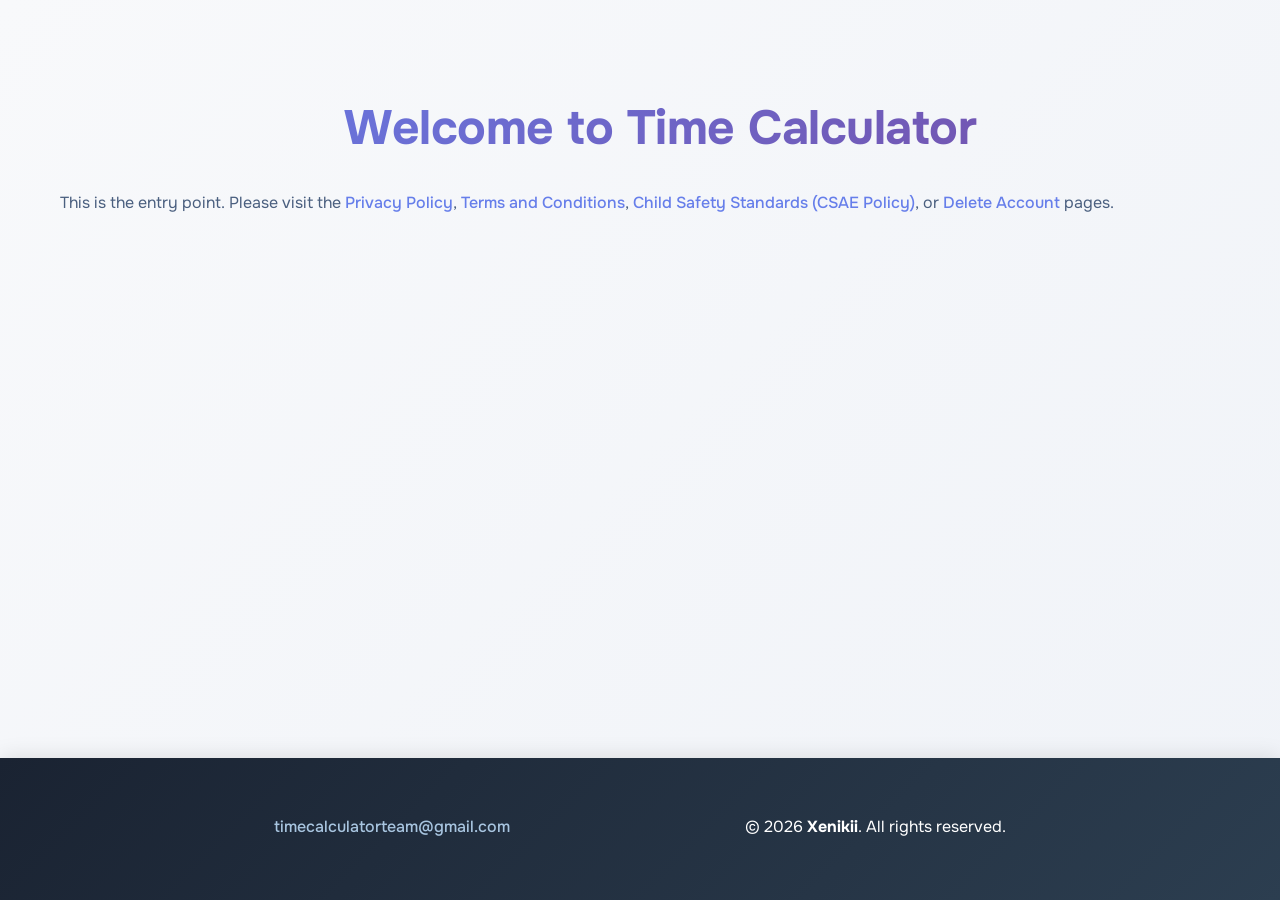
<file: index.html>
<!DOCTYPE html>
<html lang="en">
<head>
    <meta charset="UTF-8">
    <meta name="viewport" content="width=device-width, initial-scale=1.0">
    <link rel="stylesheet" href="index.css">
    <link rel="icon" type="image/x-icon" href="assets/favicon.ico">
    <title>Time Calculator</title>
</head>

<body>
<div class="content-data">
    <h1>Welcome to Time Calculator</h1>

    <p>This is the entry point. Please visit the <a href="./privacy-policy.html">Privacy Policy</a>, <a href="./terms-and-conditions.html">Terms and Conditions</a>, <a href="./child-safety-standards.html">Child Safety Standards (CSAE Policy)</a>, or <a href="./delete-account.html">Delete Account</a> pages.</p>
</div>
<footer>
    <p><a href="mailto:timecalculatorteam@gmail.com">timecalculatorteam@gmail.com</a></p>
    <p>© 2026 <strong>Xenikii</strong>. All rights reserved.</p>
</footer>
</body>
</html>
</file>
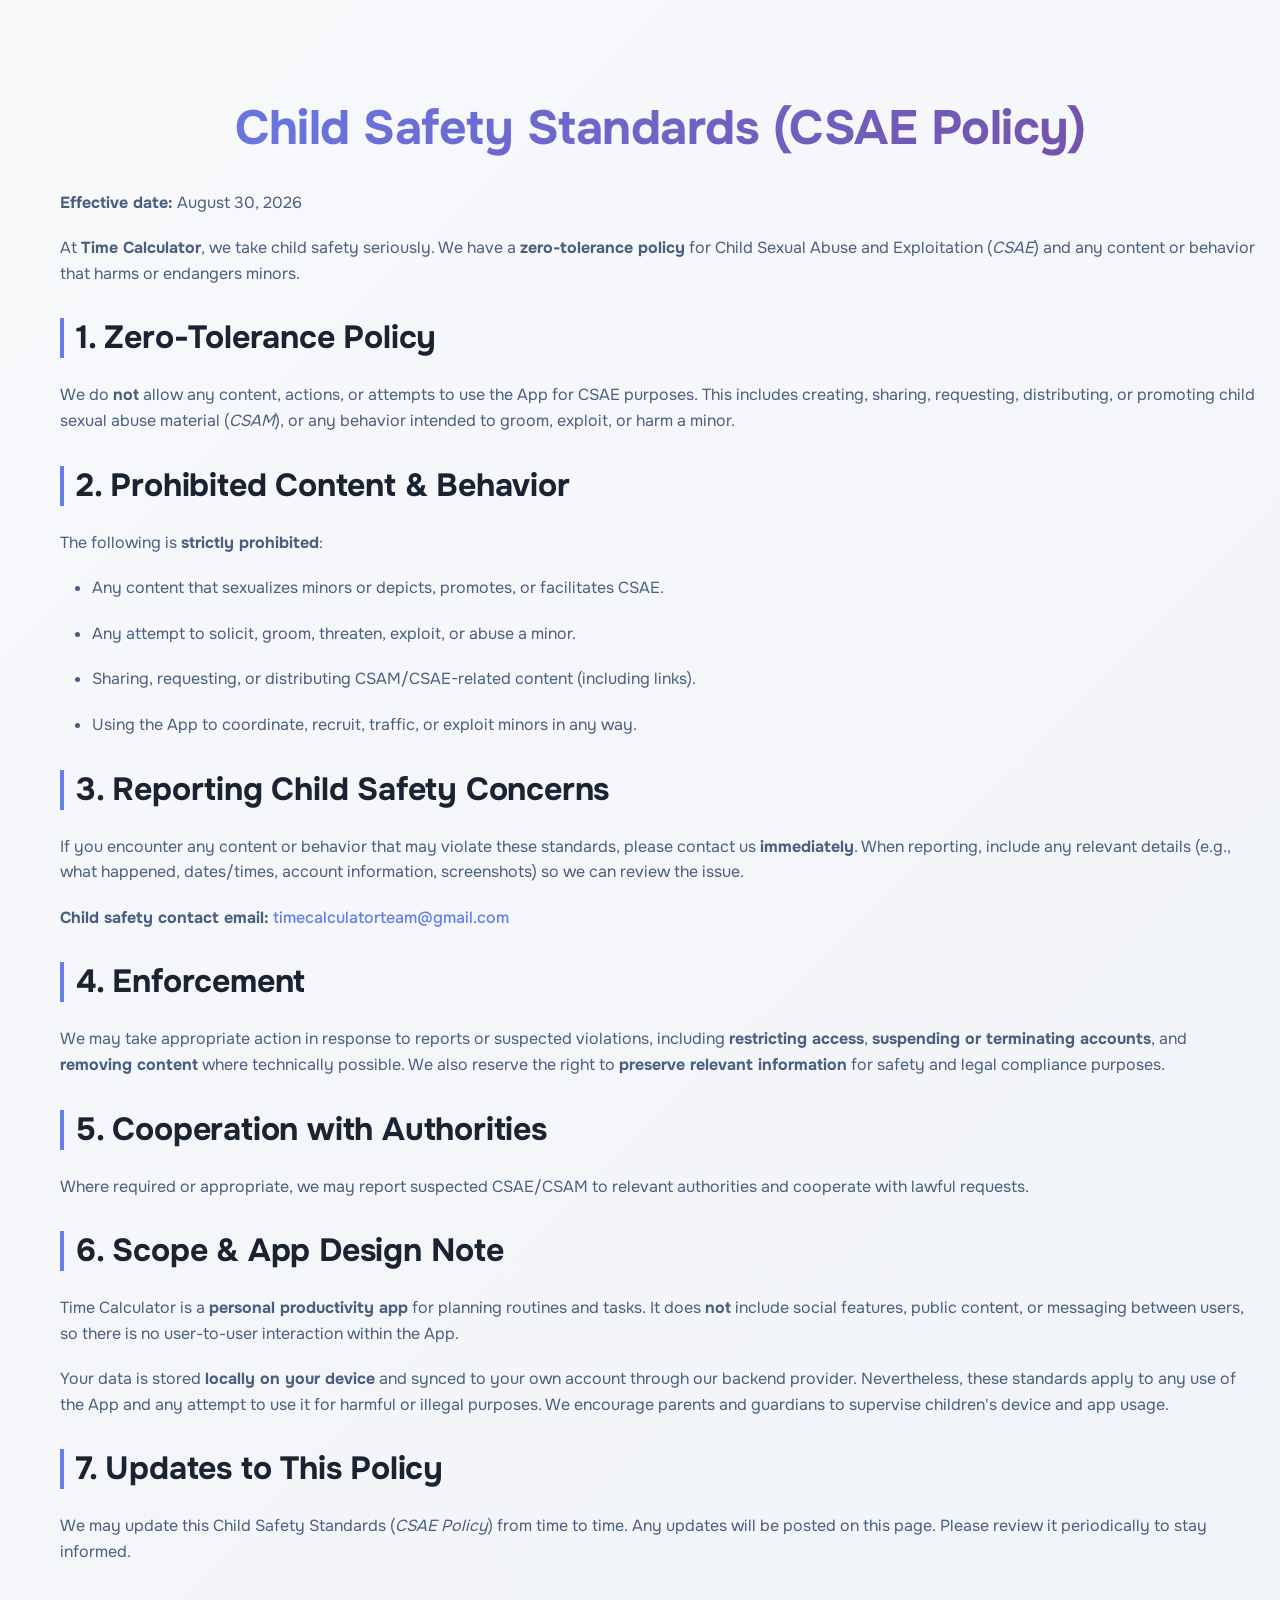
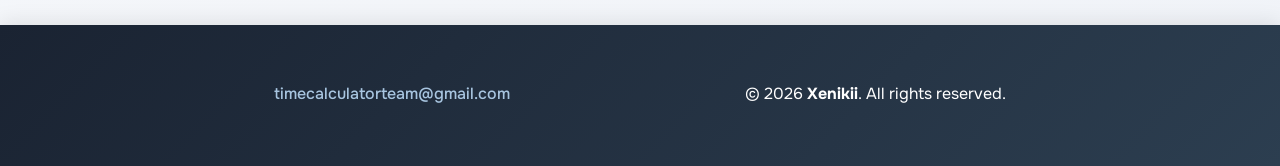
<file: child-safety-standards.html>
<!DOCTYPE html>
<html lang="en">
<head>
    <meta charset="UTF-8">
    <meta name="viewport" content="width=device-width, initial-scale=1.0">
    <title>Child Safety Standards - Time Calculator</title>
    <link rel="stylesheet" href="index.css">
    <link rel="icon" type="image/x-icon" href="assets/favicon.ico">
</head>
<body>
<div class="content-data">
    <h1>Child Safety Standards (CSAE Policy)</h1>

    <p><strong>Effective date:</strong> August 30, 2026</p>

    <p>At <strong>Time Calculator</strong>, we take child safety seriously. We have a <strong>zero-tolerance policy</strong> for Child Sexual Abuse and Exploitation (<em>CSAE</em>) and any content or behavior that harms or endangers minors.</p>

    <h2>1. Zero-Tolerance Policy</h2>

    <p>We do <strong>not</strong> allow any content, actions, or attempts to use the App for CSAE purposes. This includes creating, sharing, requesting, distributing, or promoting child sexual abuse material (<em>CSAM</em>), or any behavior intended to groom, exploit, or harm a minor.</p>

    <h2>2. Prohibited Content & Behavior</h2>

    <p>The following is <strong>strictly prohibited</strong>:</p>

    <ul>
        <li>Any content that sexualizes minors or depicts, promotes, or facilitates CSAE.</li>
        <li>Any attempt to solicit, groom, threaten, exploit, or abuse a minor.</li>
        <li>Sharing, requesting, or distributing CSAM/CSAE-related content (including links).</li>
        <li>Using the App to coordinate, recruit, traffic, or exploit minors in any way.</li>
    </ul>

    <h2>3. Reporting Child Safety Concerns</h2>

    <p>If you encounter any content or behavior that may violate these standards, please contact us <strong>immediately</strong>. When reporting, include any relevant details (e.g., what happened, dates/times, account information, screenshots) so we can review the issue.</p>

    <p><strong>Child safety contact email:</strong> <a href="mailto:timecalculatorteam@gmail.com">timecalculatorteam@gmail.com</a></p>

    <h2>4. Enforcement</h2>

    <p>We may take appropriate action in response to reports or suspected violations, including <strong>restricting access</strong>, <strong>suspending or terminating accounts</strong>, and <strong>removing content</strong> where technically possible. We also reserve the right to <strong>preserve relevant information</strong> for safety and legal compliance purposes.</p>

    <h2>5. Cooperation with Authorities</h2>

    <p>Where required or appropriate, we may report suspected CSAE/CSAM to relevant authorities and cooperate with lawful requests.</p>

    <h2>6. Scope & App Design Note</h2>

    <p>Time Calculator is a <strong>personal productivity app</strong> for planning routines and tasks. It does <strong>not</strong> include social features, public content, or messaging between users, so there is no user-to-user interaction within the App.</p>

    <p>Your data is stored <strong>locally on your device</strong> and synced to your own account through our backend provider. Nevertheless, these standards apply to any use of the App and any attempt to use it for harmful or illegal purposes. We encourage parents and guardians to supervise children's device and app usage.</p>

    <h2>7. Updates to This Policy</h2>

    <p>We may update this Child Safety Standards (<em>CSAE Policy</em>) from time to time. Any updates will be posted on this page. Please review it periodically to stay informed.</p>
</div>
<footer>
    <p><a href="mailto:timecalculatorteam@gmail.com">timecalculatorteam@gmail.com</a></p>
    <p>© 2026 <strong>Xenikii</strong>. All rights reserved.</p>
</footer>
</body>
</html>
</file>
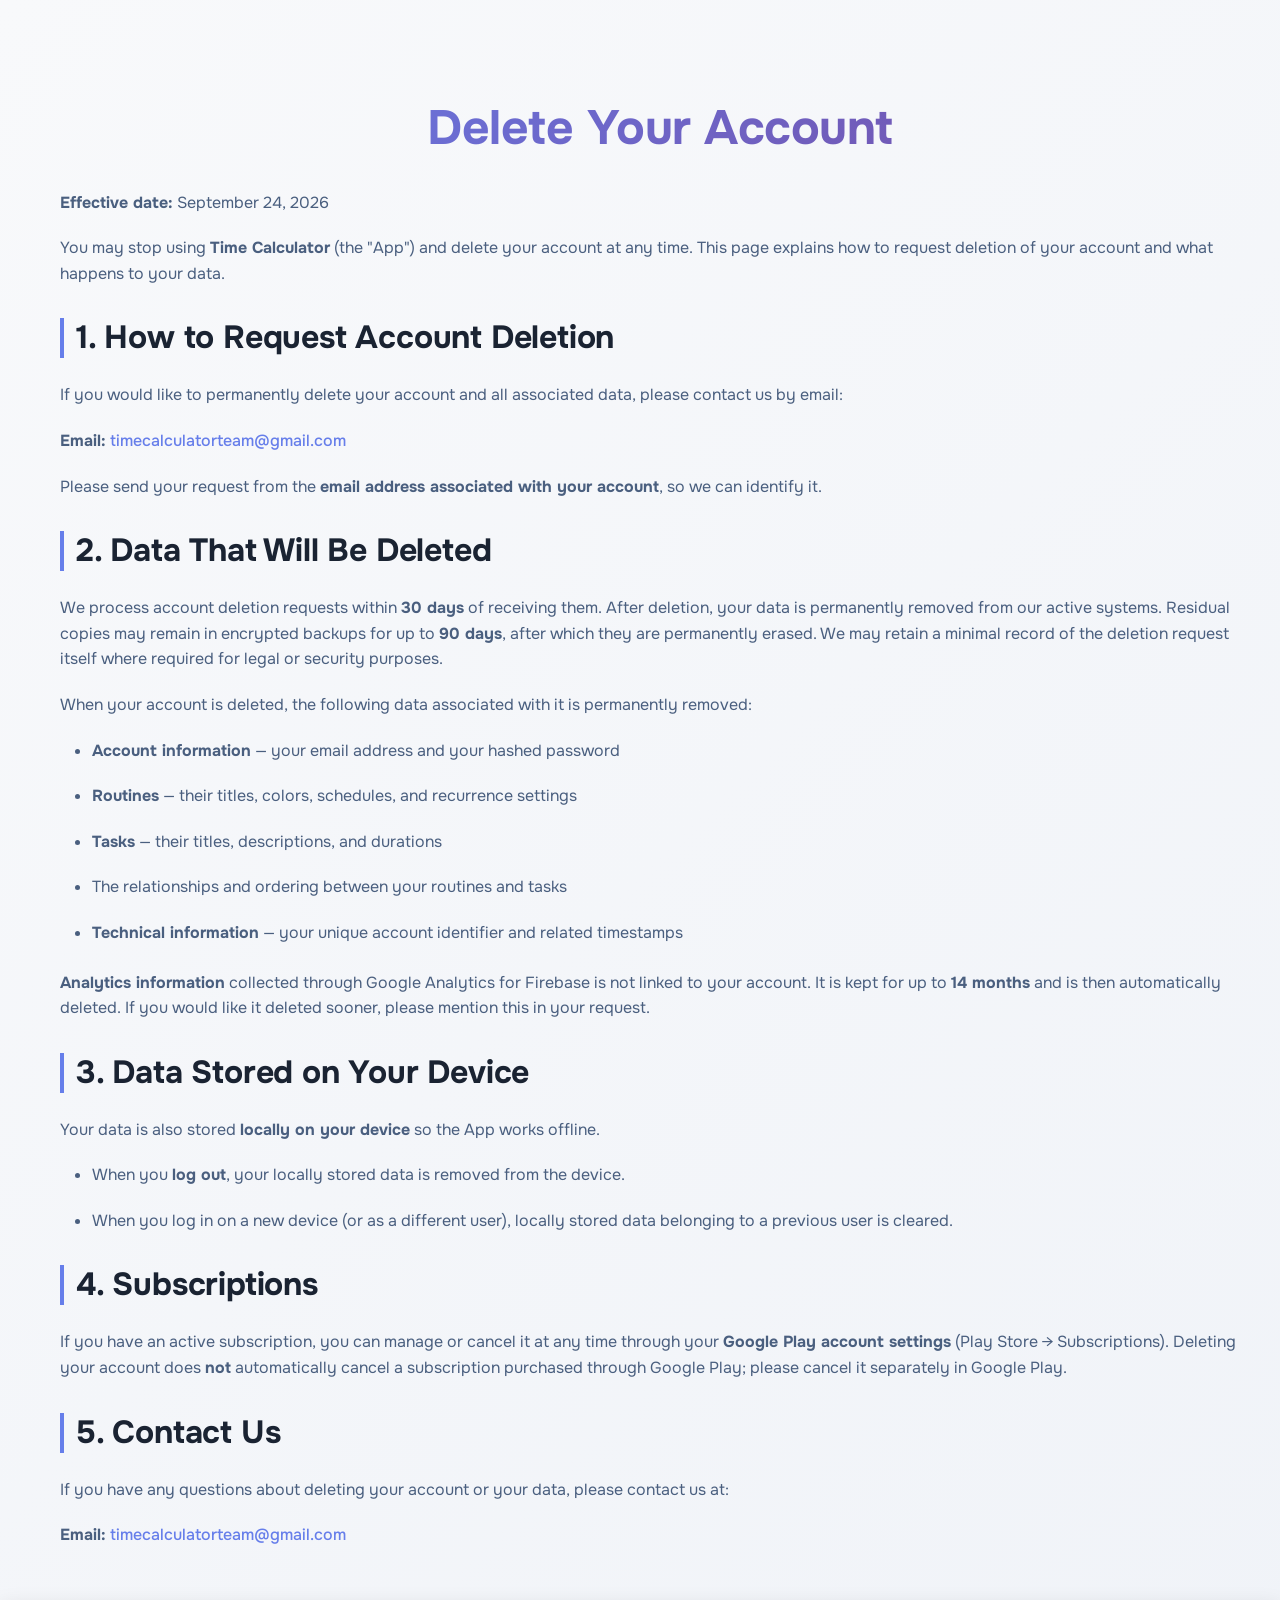
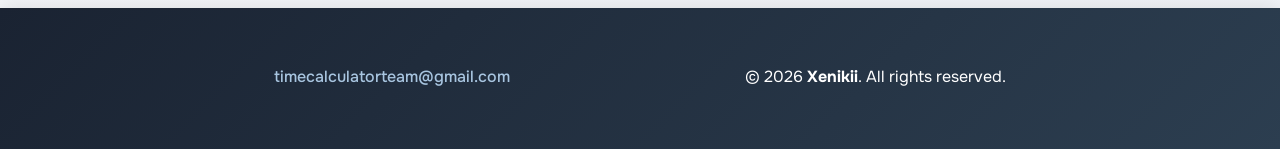
<file: delete-account.html>
<!DOCTYPE html>
<html lang="en">
<head>
    <meta charset="UTF-8">
    <meta name="viewport" content="width=device-width, initial-scale=1.0">
    <title>Delete Account - Time Calculator</title>
    <link rel="stylesheet" href="index.css">
    <link rel="icon" type="image/x-icon" href="assets/favicon.ico">
</head>
<body>
<div class="content-data">
    <h1>Delete Your Account</h1>

    <p><strong>Effective date:</strong> September 24, 2026</p>

    <p>You may stop using <strong>Time Calculator</strong> (the "App") and delete your account at any time. This page explains how to request deletion of your account and what happens to your data.</p>

    <h2>1. How to Request Account Deletion</h2>

    <p>If you would like to permanently delete your account and all associated data, please contact us by email:</p>

    <p><strong>Email:</strong> <a href="mailto:timecalculatorteam@gmail.com">timecalculatorteam@gmail.com</a></p>

    <p>Please send your request from the <strong>email address associated with your account</strong>, so we can identify it.</p>

    <h2>2. Data That Will Be Deleted</h2>

    <p>We process account deletion requests within <strong>30 days</strong> of receiving them. After deletion, your data is permanently removed from our active systems. Residual copies may remain in encrypted backups for up to <strong>90 days</strong>, after which they are permanently erased. We may retain a minimal record of the deletion request itself where required for legal or security purposes.</p>

    <p>When your account is deleted, the following data associated with it is permanently removed:</p>

    <ul>
        <li><strong>Account information</strong> — your email address and your hashed password</li>
        <li><strong>Routines</strong> — their titles, colors, schedules, and recurrence settings</li>
        <li><strong>Tasks</strong> — their titles, descriptions, and durations</li>
        <li>The relationships and ordering between your routines and tasks</li>
        <li><strong>Technical information</strong> — your unique account identifier and related timestamps</li>
    </ul>

    <p><strong>Analytics information</strong> collected through Google Analytics for Firebase is not linked to your account. It is kept for up to <strong>14 months</strong> and is then automatically deleted. If you would like it deleted sooner, please mention this in your request.</p>

    <h2>3. Data Stored on Your Device</h2>

    <p>Your data is also stored <strong>locally on your device</strong> so the App works offline.</p>

    <ul>
        <li>When you <strong>log out</strong>, your locally stored data is removed from the device.</li>
        <li>When you log in on a new device (or as a different user), locally stored data belonging to a previous user is cleared.</li>
    </ul>

    <h2>4. Subscriptions</h2>

    <p>If you have an active subscription, you can manage or cancel it at any time through your <strong>Google Play account settings</strong> (Play Store &rarr; Subscriptions). Deleting your account does <strong>not</strong> automatically cancel a subscription purchased through Google Play; please cancel it separately in Google Play.</p>

    <h2>5. Contact Us</h2>

    <p>If you have any questions about deleting your account or your data, please contact us at:</p>

    <p><strong>Email:</strong> <a href="mailto:timecalculatorteam@gmail.com">timecalculatorteam@gmail.com</a></p>
</div>
<footer>
    <p><a href="mailto:timecalculatorteam@gmail.com">timecalculatorteam@gmail.com</a></p>
    <p>© 2026 <strong>Xenikii</strong>. All rights reserved.</p>
</footer>
</body>
</html>
</file>
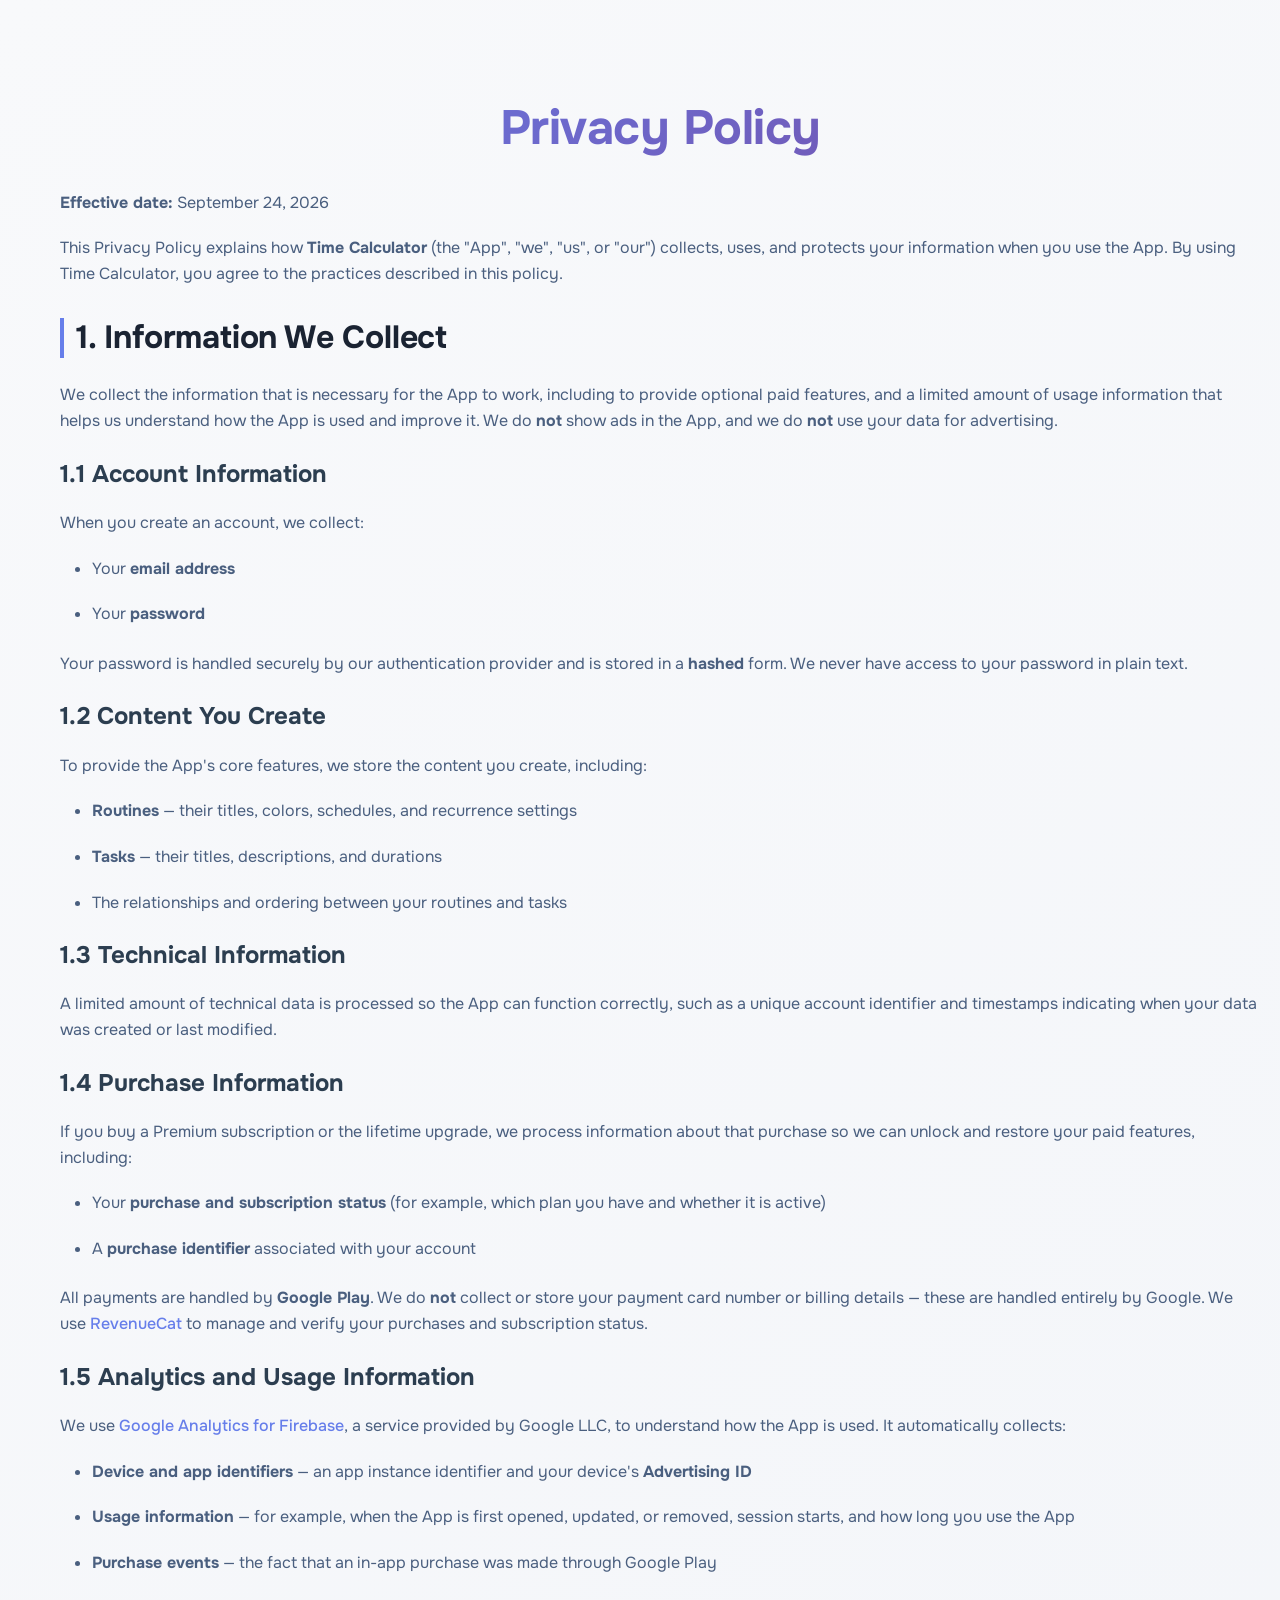
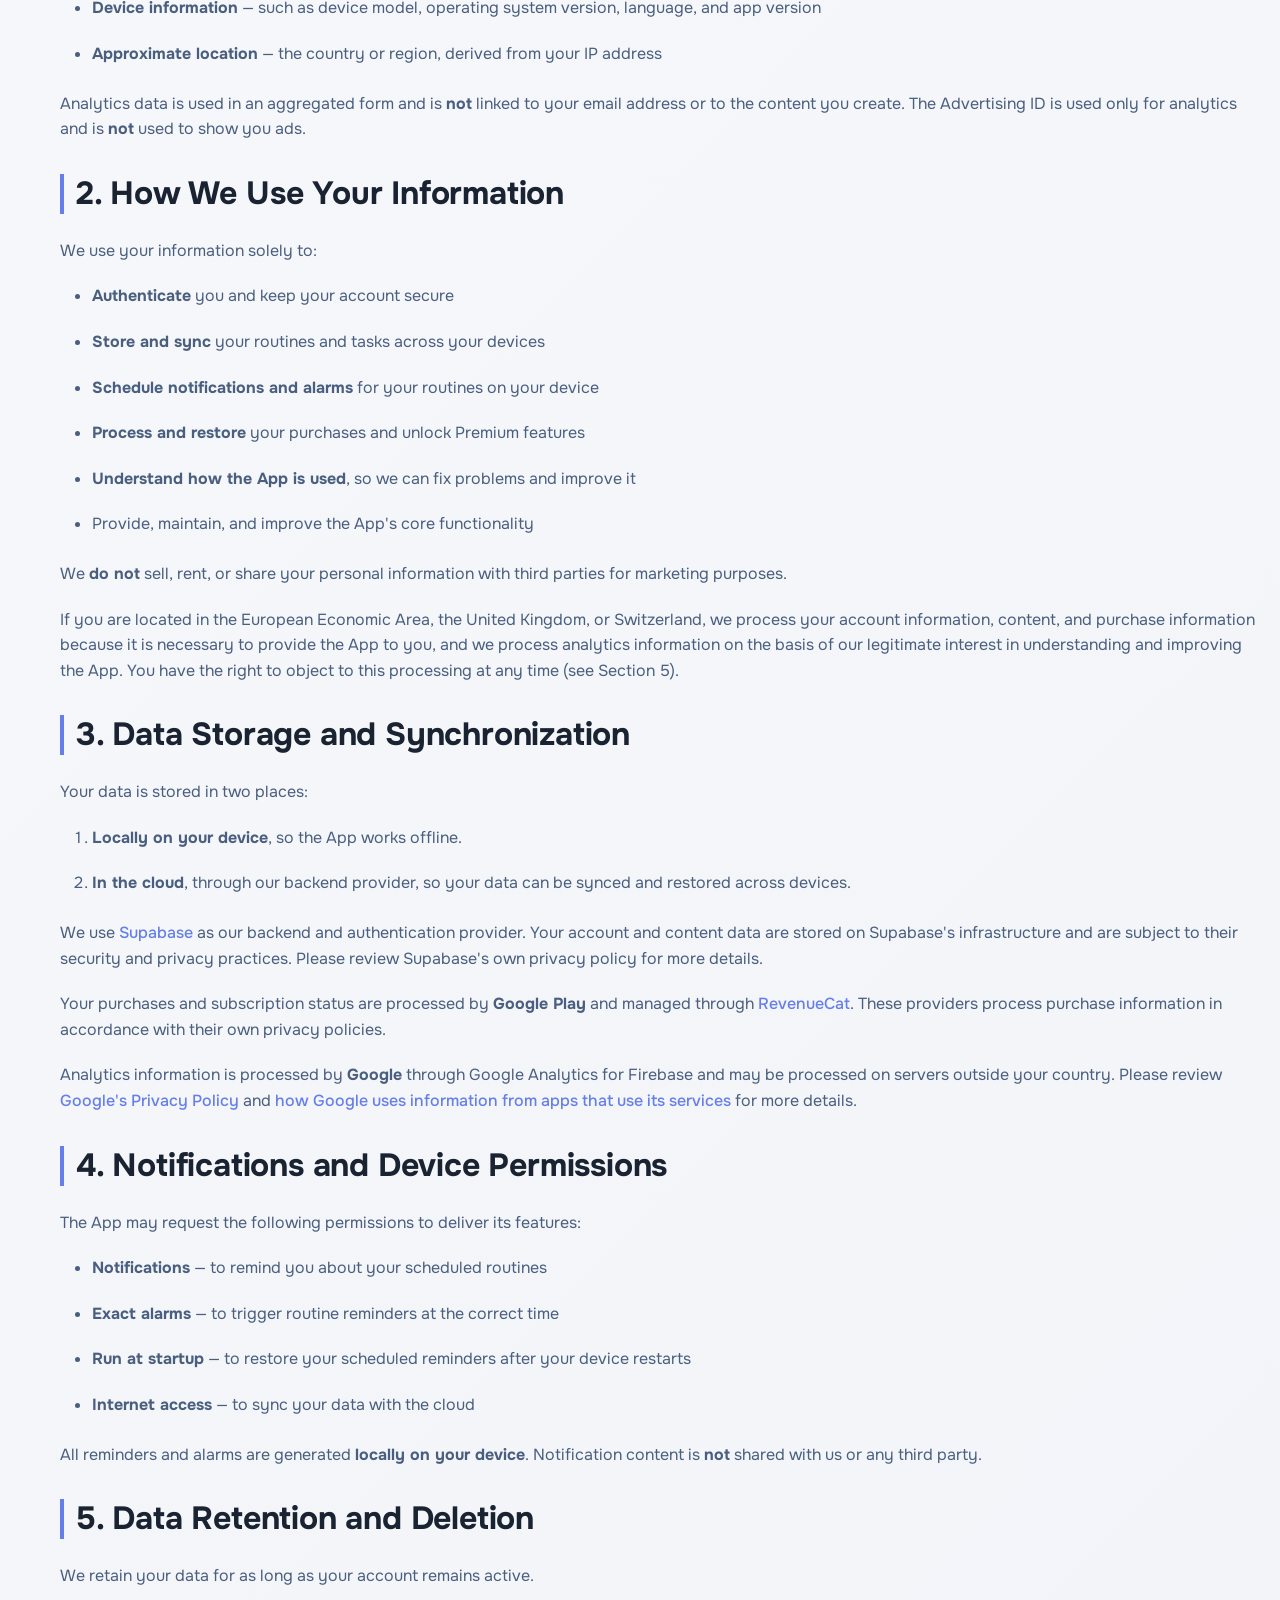
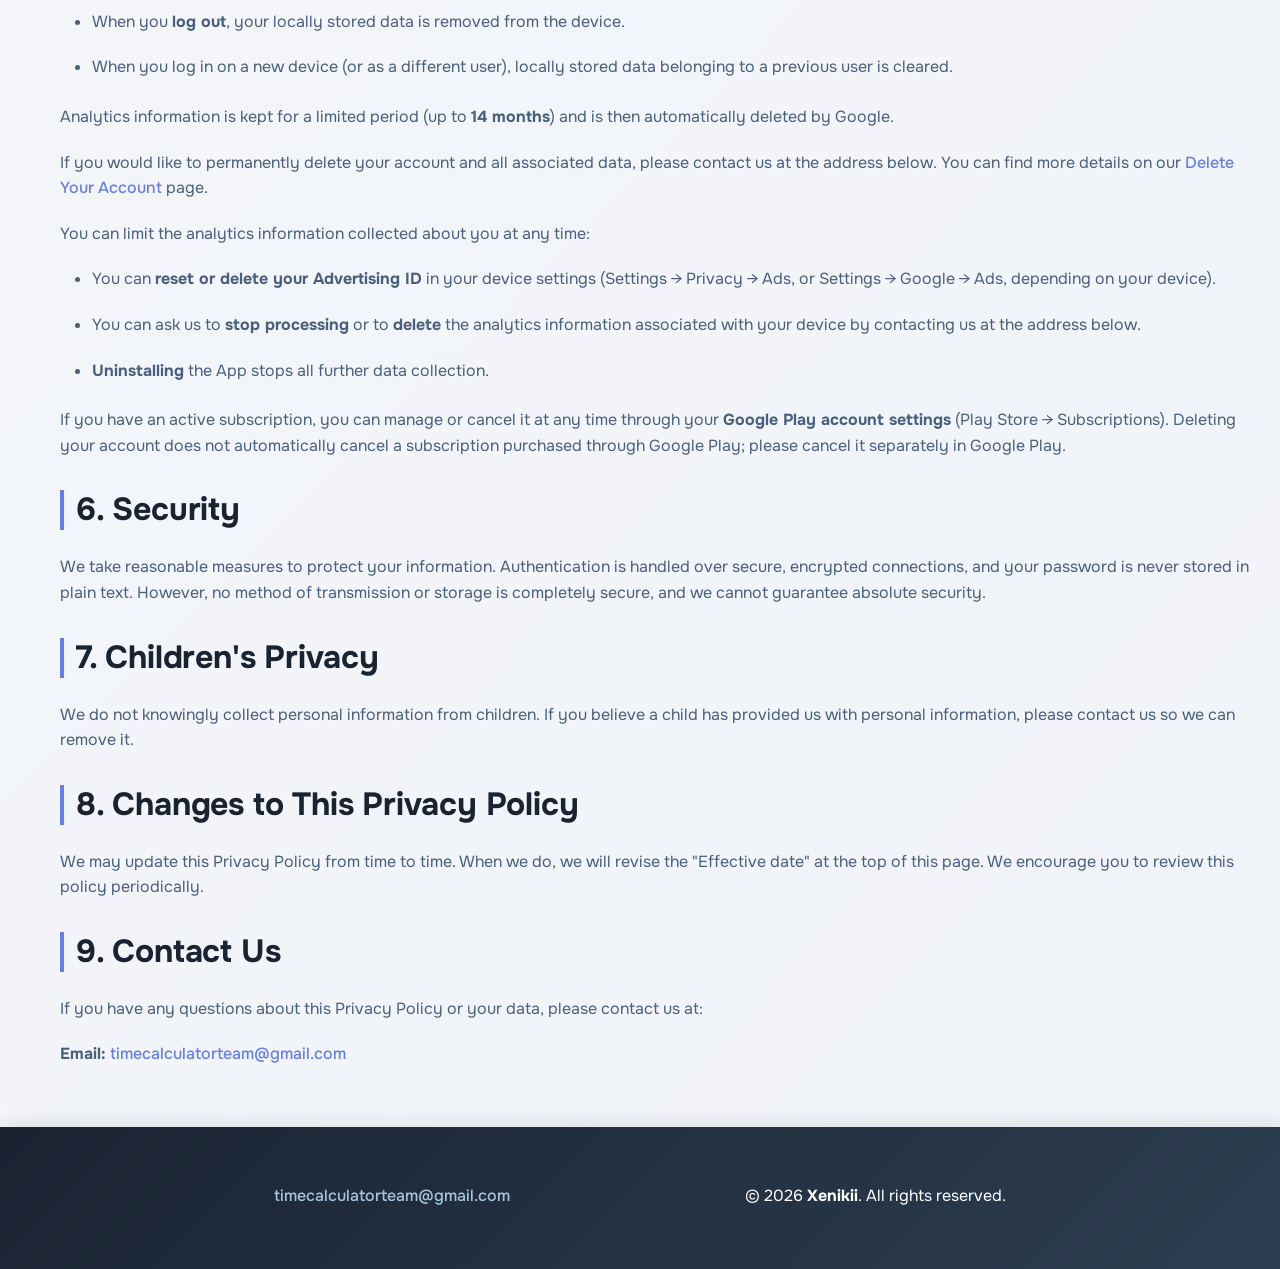
<file: privacy-policy.html>
<!DOCTYPE html>
<html lang="en">
<head>
    <meta charset="UTF-8">
    <meta name="viewport" content="width=device-width, initial-scale=1.0">
    <title>Privacy Policy - Time Calculator</title>
    <link rel="stylesheet" href="index.css">
    <link rel="icon" type="image/x-icon" href="assets/favicon.ico">
</head>
<body>
<div class="content-data">
    <h1>Privacy Policy</h1>

    <p><strong>Effective date:</strong> September 24, 2026</p>

    <p>This Privacy Policy explains how <strong>Time Calculator</strong> (the "App", "we", "us", or "our") collects, uses, and protects your information when you use the App. By using Time Calculator, you agree to the practices described in this policy.</p>

    <h2>1. Information We Collect</h2>

    <p>We collect the information that is necessary for the App to work, including to provide optional paid features, and a limited amount of usage information that helps us understand how the App is used and improve it. We do <strong>not</strong> show ads in the App, and we do <strong>not</strong> use your data for advertising.</p>

    <h3>1.1 Account Information</h3>

    <p>When you create an account, we collect:</p>

    <ul>
        <li>Your <strong>email address</strong></li>
        <li>Your <strong>password</strong></li>
    </ul>

    <p>Your password is handled securely by our authentication provider and is stored in a <strong>hashed</strong> form. We never have access to your password in plain text.</p>

    <h3>1.2 Content You Create</h3>

    <p>To provide the App's core features, we store the content you create, including:</p>

    <ul>
        <li><strong>Routines</strong> — their titles, colors, schedules, and recurrence settings</li>
        <li><strong>Tasks</strong> — their titles, descriptions, and durations</li>
        <li>The relationships and ordering between your routines and tasks</li>
    </ul>

    <h3>1.3 Technical Information</h3>

    <p>A limited amount of technical data is processed so the App can function correctly, such as a unique account identifier and timestamps indicating when your data was created or last modified.</p>

    <h3>1.4 Purchase Information</h3>

    <p>If you buy a Premium subscription or the lifetime upgrade, we process information about that purchase so we can unlock and restore your paid features, including:</p>

    <ul>
        <li>Your <strong>purchase and subscription status</strong> (for example, which plan you have and whether it is active)</li>
        <li>A <strong>purchase identifier</strong> associated with your account</li>
    </ul>

    <p>All payments are handled by <strong>Google Play</strong>. We do <strong>not</strong> collect or store your payment card number or billing details &mdash; these are handled entirely by Google. We use <strong><a href="https://www.revenuecat.com" target="_blank">RevenueCat</a></strong> to manage and verify your purchases and subscription status.</p>

    <h3>1.5 Analytics and Usage Information</h3>

    <p>We use <strong><a href="https://firebase.google.com/products/analytics" target="_blank">Google Analytics for Firebase</a></strong>, a service provided by Google LLC, to understand how the App is used. It automatically collects:</p>

    <ul>
        <li><strong>Device and app identifiers</strong> — an app instance identifier and your device's <strong>Advertising ID</strong></li>
        <li><strong>Usage information</strong> — for example, when the App is first opened, updated, or removed, session starts, and how long you use the App</li>
        <li><strong>Purchase events</strong> — the fact that an in-app purchase was made through Google Play</li>
        <li><strong>Device information</strong> — such as device model, operating system version, language, and app version</li>
        <li><strong>Approximate location</strong> — the country or region, derived from your IP address</li>
    </ul>

    <p>Analytics data is used in an aggregated form and is <strong>not</strong> linked to your email address or to the content you create. The Advertising ID is used only for analytics and is <strong>not</strong> used to show you ads.</p>

    <h2>2. How We Use Your Information</h2>

    <p>We use your information solely to:</p>

    <ul>
        <li><strong>Authenticate</strong> you and keep your account secure</li>
        <li><strong>Store and sync</strong> your routines and tasks across your devices</li>
        <li><strong>Schedule notifications and alarms</strong> for your routines on your device</li>
        <li><strong>Process and restore</strong> your purchases and unlock Premium features</li>
        <li><strong>Understand how the App is used</strong>, so we can fix problems and improve it</li>
        <li>Provide, maintain, and improve the App's core functionality</li>
    </ul>

    <p>We <strong>do not</strong> sell, rent, or share your personal information with third parties for marketing purposes.</p>

    <p>If you are located in the European Economic Area, the United Kingdom, or Switzerland, we process your account information, content, and purchase information because it is necessary to provide the App to you, and we process analytics information on the basis of our legitimate interest in understanding and improving the App. You have the right to object to this processing at any time (see Section 5).</p>

    <h2>3. Data Storage and Synchronization</h2>

    <p>Your data is stored in two places:</p>

    <ol>
        <li><strong>Locally on your device</strong>, so the App works offline.</li>
        <li><strong>In the cloud</strong>, through our backend provider, so your data can be synced and restored across devices.</li>
    </ol>

    <p>We use <strong><a href="https://supabase.com" target="_blank">Supabase</a></strong> as our backend and authentication provider. Your account and content data are stored on Supabase's infrastructure and are subject to their security and privacy practices. Please review Supabase's own privacy policy for more details.</p>

    <p>Your purchases and subscription status are processed by <strong>Google Play</strong> and managed through <strong><a href="https://www.revenuecat.com" target="_blank">RevenueCat</a></strong>. These providers process purchase information in accordance with their own privacy policies.</p>

    <p>Analytics information is processed by <strong>Google</strong> through Google Analytics for Firebase and may be processed on servers outside your country. Please review <a href="https://policies.google.com/privacy" target="_blank">Google's Privacy Policy</a> and <a href="https://policies.google.com/technologies/partner-sites" target="_blank">how Google uses information from apps that use its services</a> for more details.</p>

    <h2>4. Notifications and Device Permissions</h2>

    <p>The App may request the following permissions to deliver its features:</p>

    <ul>
        <li><strong>Notifications</strong> — to remind you about your scheduled routines</li>
        <li><strong>Exact alarms</strong> — to trigger routine reminders at the correct time</li>
        <li><strong>Run at startup</strong> — to restore your scheduled reminders after your device restarts</li>
        <li><strong>Internet access</strong> — to sync your data with the cloud</li>
    </ul>

    <p>All reminders and alarms are generated <strong>locally on your device</strong>. Notification content is <strong>not</strong> shared with us or any third party.</p>

    <h2>5. Data Retention and Deletion</h2>

    <p>We retain your data for as long as your account remains active.</p>

    <ul>
        <li>When you <strong>log out</strong>, your locally stored data is removed from the device.</li>
        <li>When you log in on a new device (or as a different user), locally stored data belonging to a previous user is cleared.</li>
    </ul>

    <p>Analytics information is kept for a limited period (up to <strong>14 months</strong>) and is then automatically deleted by Google.</p>

    <p>If you would like to permanently delete your account and all associated data, please contact us at the address below. You can find more details on our <a href="delete-account.html">Delete Your Account</a> page.</p>

    <p>You can limit the analytics information collected about you at any time:</p>

    <ul>
        <li>You can <strong>reset or delete your Advertising ID</strong> in your device settings (Settings &rarr; Privacy &rarr; Ads, or Settings &rarr; Google &rarr; Ads, depending on your device).</li>
        <li>You can ask us to <strong>stop processing</strong> or to <strong>delete</strong> the analytics information associated with your device by contacting us at the address below.</li>
        <li><strong>Uninstalling</strong> the App stops all further data collection.</li>
    </ul>

    <p>If you have an active subscription, you can manage or cancel it at any time through your <strong>Google Play account settings</strong> (Play Store &rarr; Subscriptions). Deleting your account does not automatically cancel a subscription purchased through Google Play; please cancel it separately in Google Play.</p>

    <h2>6. Security</h2>

    <p>We take reasonable measures to protect your information. Authentication is handled over secure, encrypted connections, and your password is never stored in plain text. However, no method of transmission or storage is completely secure, and we cannot guarantee absolute security.</p>

    <h2>7. Children's Privacy</h2>

    <p>We do not knowingly collect personal information from children. If you believe a child has provided us with personal information, please contact us so we can remove it.</p>

    <h2>8. Changes to This Privacy Policy</h2>

    <p>We may update this Privacy Policy from time to time. When we do, we will revise the "Effective date" at the top of this page. We encourage you to review this policy periodically.</p>

    <h2>9. Contact Us</h2>

    <p>If you have any questions about this Privacy Policy or your data, please contact us at:</p>

    <p><strong>Email:</strong> <a href="mailto:timecalculatorteam@gmail.com">timecalculatorteam@gmail.com</a></p>
</div>
<footer>
    <p><a href="mailto:timecalculatorteam@gmail.com">timecalculatorteam@gmail.com</a></p>
    <p>© 2026 <strong>Xenikii</strong>. All rights reserved.</p>
</footer>
</body>
</html>
</file>
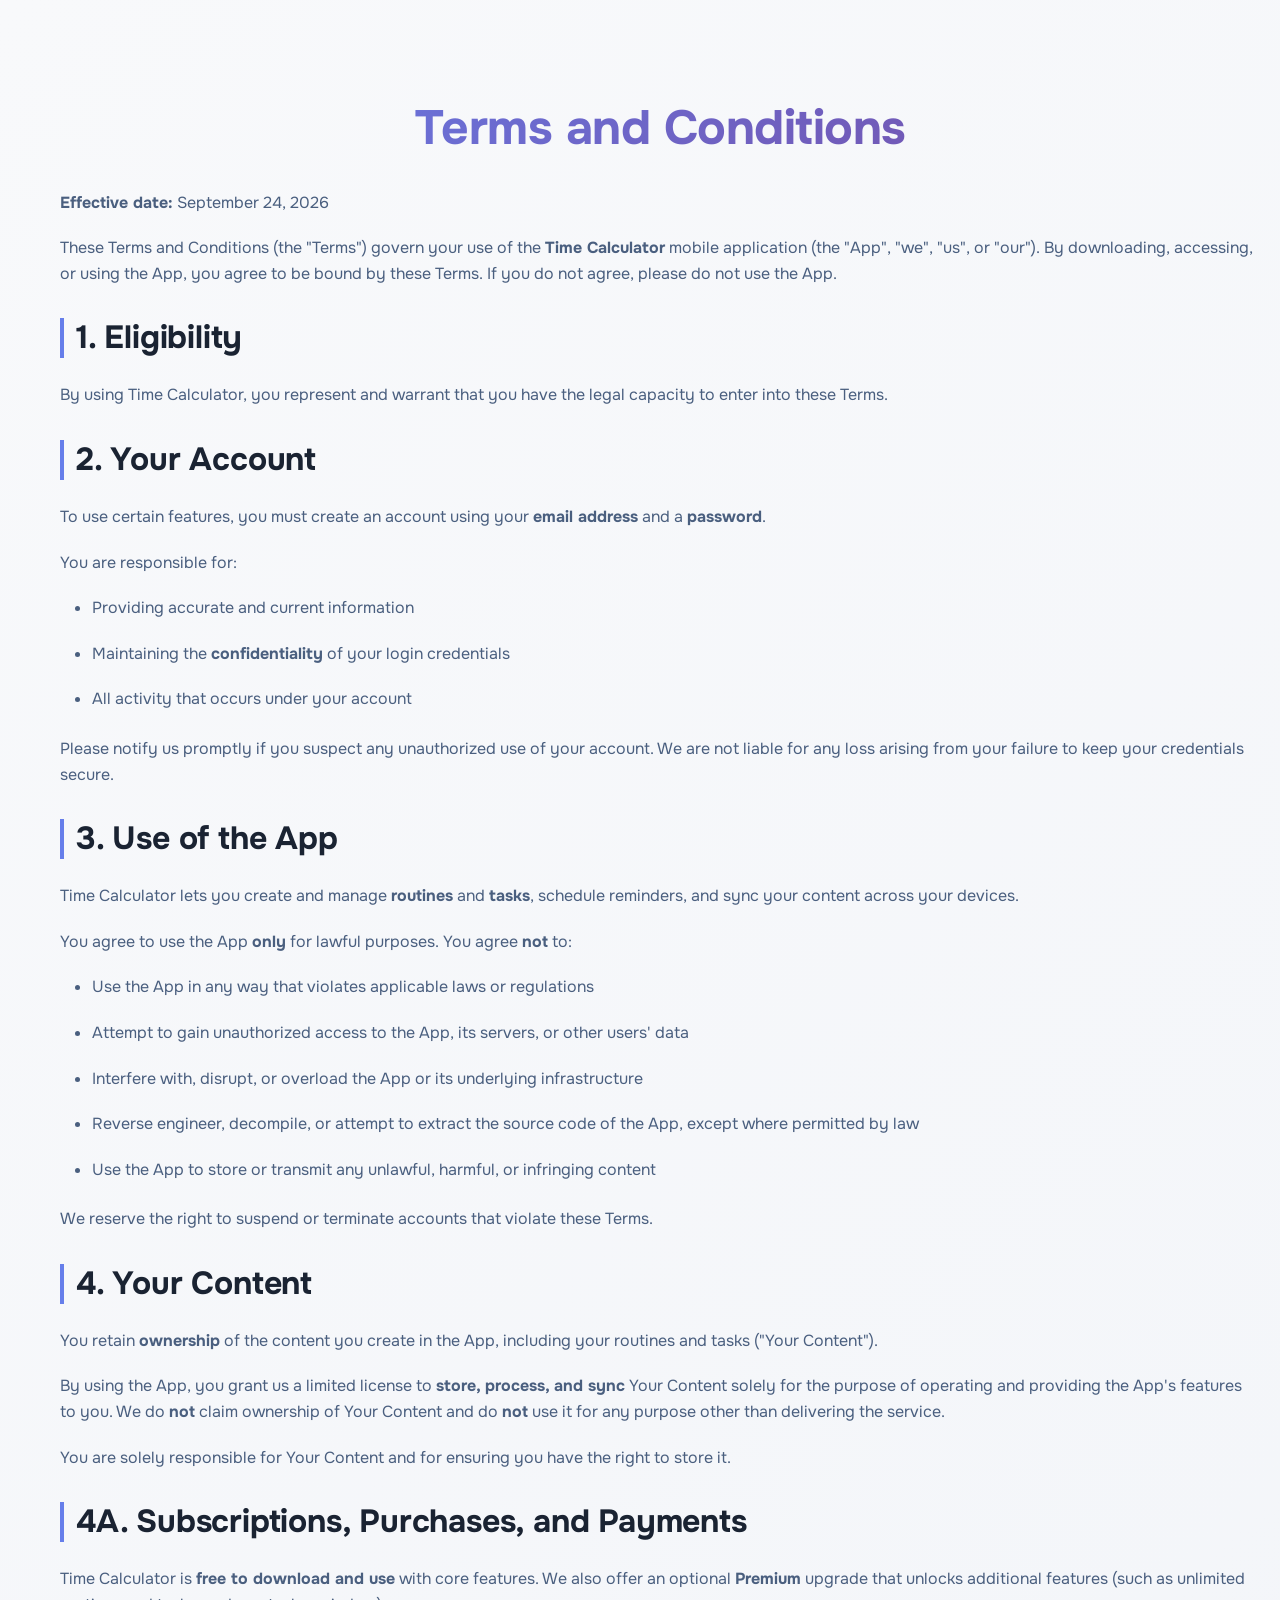
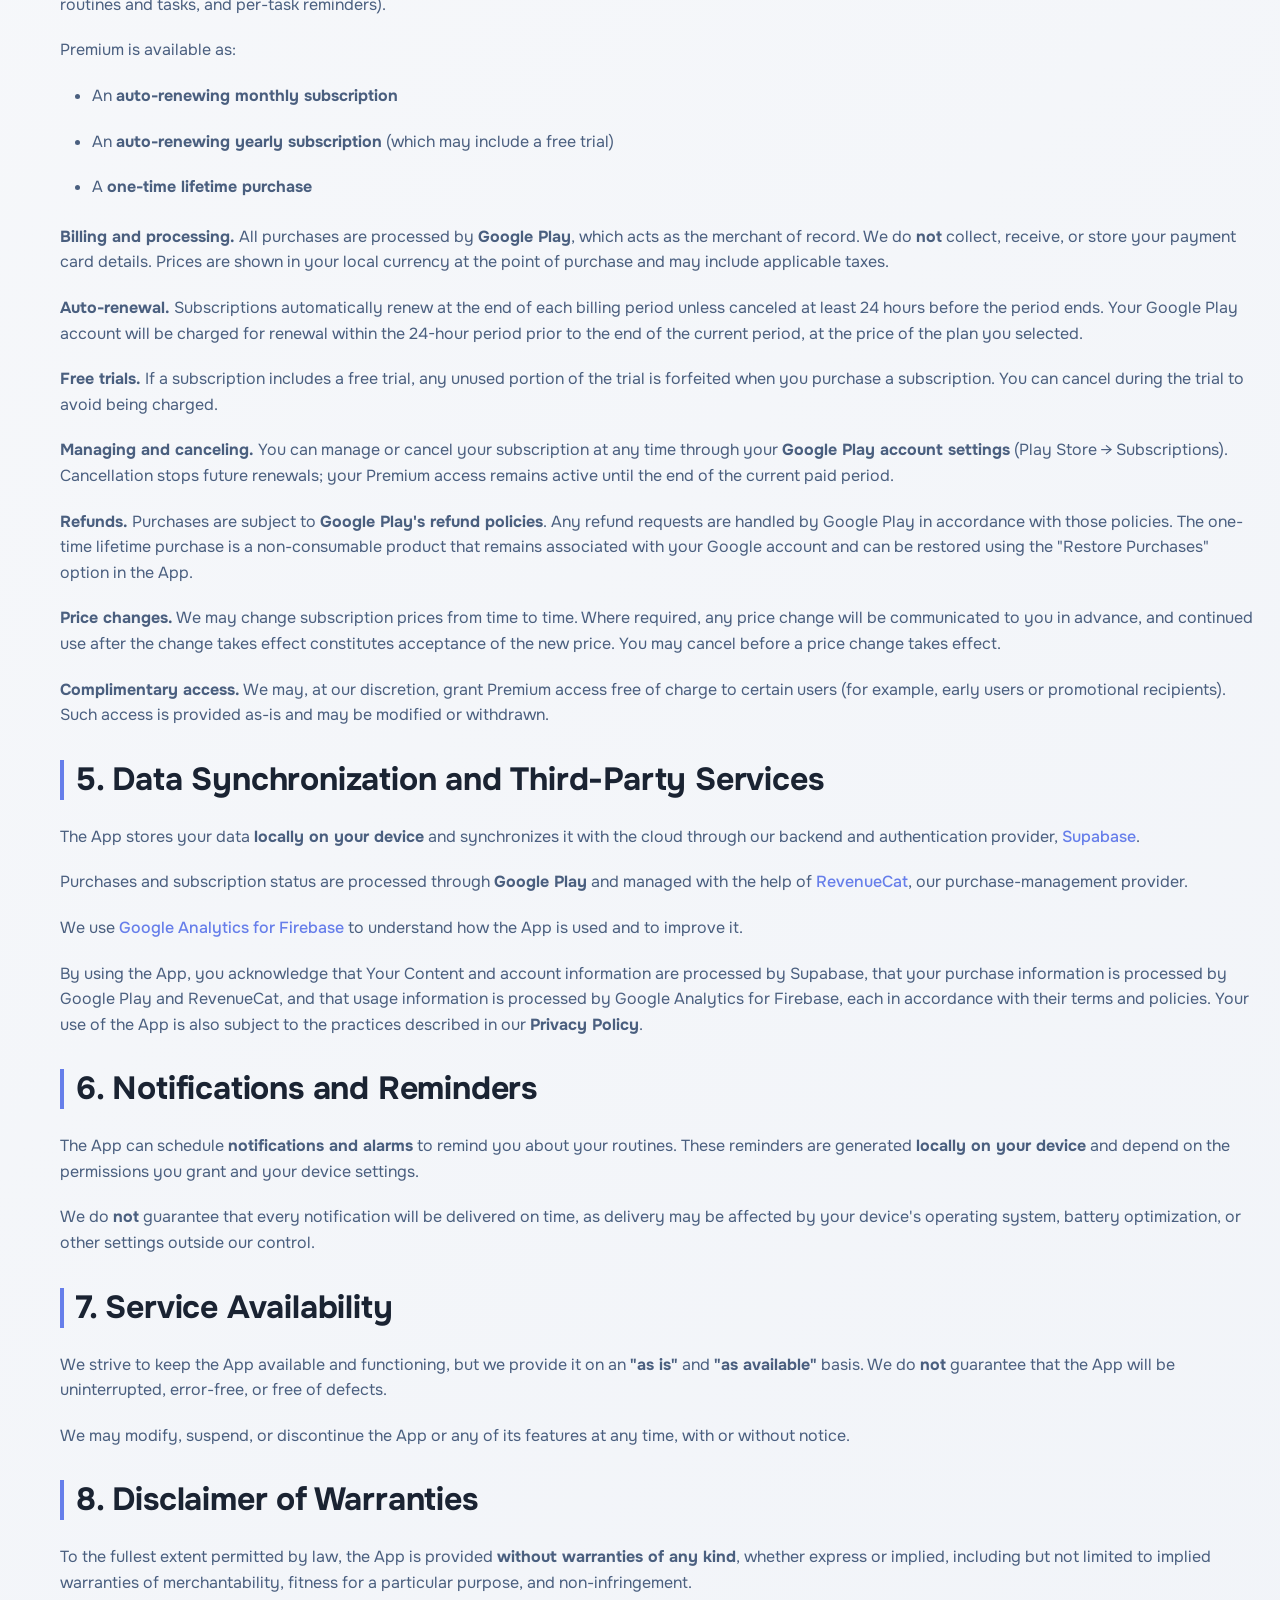
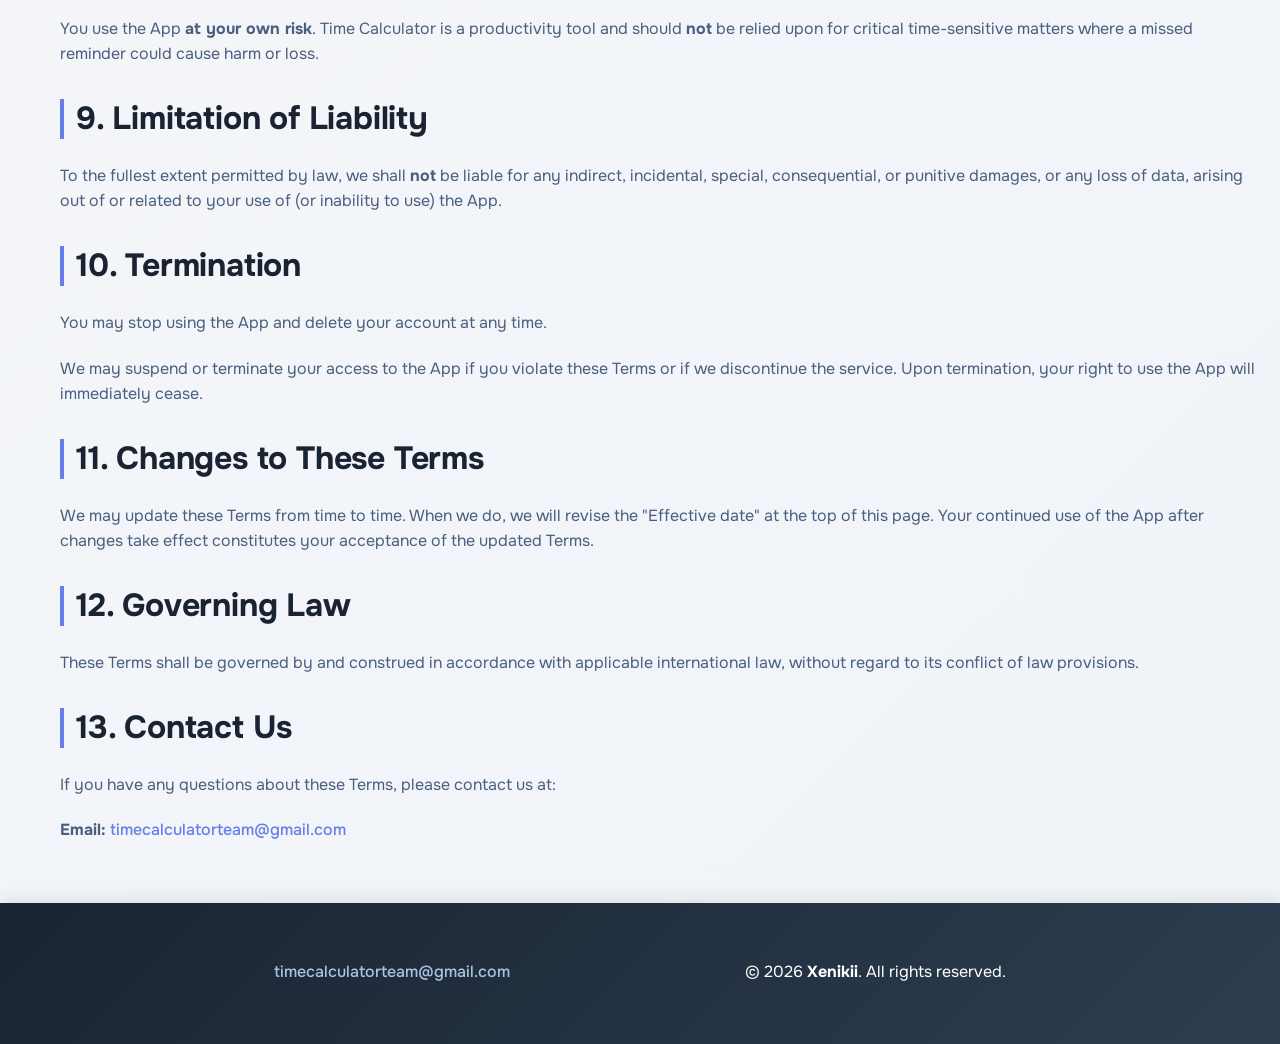
<file: terms-and-conditions.html>
<!DOCTYPE html>
<html lang="en">
<head>
    <meta charset="UTF-8">
    <meta name="viewport" content="width=device-width, initial-scale=1.0">
    <title>Terms and Conditions - Time Calculator</title>
    <link rel="stylesheet" href="index.css">
    <link rel="icon" type="image/x-icon" href="assets/favicon.ico">
</head>
<body>
<div class="content-data">
    <h1>Terms and Conditions</h1>

    <p><strong>Effective date:</strong> September 24, 2026</p>

    <p>These Terms and Conditions (the "Terms") govern your use of the <strong>Time Calculator</strong> mobile application (the "App", "we", "us", or "our"). By downloading, accessing, or using the App, you agree to be bound by these Terms. If you do not agree, please do not use the App.</p>

    <h2>1. Eligibility</h2>

    <p>By using Time Calculator, you represent and warrant that you have the legal capacity to enter into these Terms.</p>

    <h2>2. Your Account</h2>

    <p>To use certain features, you must create an account using your <strong>email address</strong> and a <strong>password</strong>.</p>

    <p>You are responsible for:</p>

    <ul>
        <li>Providing accurate and current information</li>
        <li>Maintaining the <strong>confidentiality</strong> of your login credentials</li>
        <li>All activity that occurs under your account</li>
    </ul>

    <p>Please notify us promptly if you suspect any unauthorized use of your account. We are not liable for any loss arising from your failure to keep your credentials secure.</p>

    <h2>3. Use of the App</h2>

    <p>Time Calculator lets you create and manage <strong>routines</strong> and <strong>tasks</strong>, schedule reminders, and sync your content across your devices.</p>

    <p>You agree to use the App <strong>only</strong> for lawful purposes. You agree <strong>not</strong> to:</p>

    <ul>
        <li>Use the App in any way that violates applicable laws or regulations</li>
        <li>Attempt to gain unauthorized access to the App, its servers, or other users' data</li>
        <li>Interfere with, disrupt, or overload the App or its underlying infrastructure</li>
        <li>Reverse engineer, decompile, or attempt to extract the source code of the App, except where permitted by law</li>
        <li>Use the App to store or transmit any unlawful, harmful, or infringing content</li>
    </ul>

    <p>We reserve the right to suspend or terminate accounts that violate these Terms.</p>

    <h2>4. Your Content</h2>

    <p>You retain <strong>ownership</strong> of the content you create in the App, including your routines and tasks ("Your Content").</p>

    <p>By using the App, you grant us a limited license to <strong>store, process, and sync</strong> Your Content solely for the purpose of operating and providing the App's features to you. We do <strong>not</strong> claim ownership of Your Content and do <strong>not</strong> use it for any purpose other than delivering the service.</p>

    <p>You are solely responsible for Your Content and for ensuring you have the right to store it.</p>

    <h2>4A. Subscriptions, Purchases, and Payments</h2>

    <p>Time Calculator is <strong>free to download and use</strong> with core features. We also offer an optional <strong>Premium</strong> upgrade that unlocks additional features (such as unlimited routines and tasks, and per-task reminders).</p>

    <p>Premium is available as:</p>

    <ul>
        <li>An <strong>auto-renewing monthly subscription</strong></li>
        <li>An <strong>auto-renewing yearly subscription</strong> (which may include a free trial)</li>
        <li>A <strong>one-time lifetime purchase</strong></li>
    </ul>

    <p><strong>Billing and processing.</strong> All purchases are processed by <strong>Google Play</strong>, which acts as the merchant of record. We do <strong>not</strong> collect, receive, or store your payment card details. Prices are shown in your local currency at the point of purchase and may include applicable taxes.</p>

    <p><strong>Auto-renewal.</strong> Subscriptions automatically renew at the end of each billing period unless canceled at least 24 hours before the period ends. Your Google Play account will be charged for renewal within the 24-hour period prior to the end of the current period, at the price of the plan you selected.</p>

    <p><strong>Free trials.</strong> If a subscription includes a free trial, any unused portion of the trial is forfeited when you purchase a subscription. You can cancel during the trial to avoid being charged.</p>

    <p><strong>Managing and canceling.</strong> You can manage or cancel your subscription at any time through your <strong>Google Play account settings</strong> (Play Store &rarr; Subscriptions). Cancellation stops future renewals; your Premium access remains active until the end of the current paid period.</p>

    <p><strong>Refunds.</strong> Purchases are subject to <strong>Google Play's refund policies</strong>. Any refund requests are handled by Google Play in accordance with those policies. The one-time lifetime purchase is a non-consumable product that remains associated with your Google account and can be restored using the "Restore Purchases" option in the App.</p>

    <p><strong>Price changes.</strong> We may change subscription prices from time to time. Where required, any price change will be communicated to you in advance, and continued use after the change takes effect constitutes acceptance of the new price. You may cancel before a price change takes effect.</p>

    <p><strong>Complimentary access.</strong> We may, at our discretion, grant Premium access free of charge to certain users (for example, early users or promotional recipients). Such access is provided as-is and may be modified or withdrawn.</p>

    <h2>5. Data Synchronization and Third-Party Services</h2>

    <p>The App stores your data <strong>locally on your device</strong> and synchronizes it with the cloud through our backend and authentication provider, <strong><a href="https://supabase.com" target="_blank">Supabase</a></strong>.</p>

    <p>Purchases and subscription status are processed through <strong>Google Play</strong> and managed with the help of <strong><a href="https://www.revenuecat.com" target="_blank">RevenueCat</a></strong>, our purchase-management provider.</p>

    <p>We use <strong><a href="https://firebase.google.com/products/analytics" target="_blank">Google Analytics for Firebase</a></strong> to understand how the App is used and to improve it.</p>

    <p>By using the App, you acknowledge that Your Content and account information are processed by Supabase, that your purchase information is processed by Google Play and RevenueCat, and that usage information is processed by Google Analytics for Firebase, each in accordance with their terms and policies. Your use of the App is also subject to the practices described in our <strong>Privacy Policy</strong>.</p>

    <h2>6. Notifications and Reminders</h2>

    <p>The App can schedule <strong>notifications and alarms</strong> to remind you about your routines. These reminders are generated <strong>locally on your device</strong> and depend on the permissions you grant and your device settings.</p>

    <p>We do <strong>not</strong> guarantee that every notification will be delivered on time, as delivery may be affected by your device's operating system, battery optimization, or other settings outside our control.</p>

    <h2>7. Service Availability</h2>

    <p>We strive to keep the App available and functioning, but we provide it on an <strong>"as is"</strong> and <strong>"as available"</strong> basis. We do <strong>not</strong> guarantee that the App will be uninterrupted, error-free, or free of defects.</p>

    <p>We may modify, suspend, or discontinue the App or any of its features at any time, with or without notice.</p>

    <h2>8. Disclaimer of Warranties</h2>

    <p>To the fullest extent permitted by law, the App is provided <strong>without warranties of any kind</strong>, whether express or implied, including but not limited to implied warranties of merchantability, fitness for a particular purpose, and non-infringement.</p>

    <p>You use the App <strong>at your own risk</strong>. Time Calculator is a productivity tool and should <strong>not</strong> be relied upon for critical time-sensitive matters where a missed reminder could cause harm or loss.</p>

    <h2>9. Limitation of Liability</h2>

    <p>To the fullest extent permitted by law, we shall <strong>not</strong> be liable for any indirect, incidental, special, consequential, or punitive damages, or any loss of data, arising out of or related to your use of (or inability to use) the App.</p>

    <h2>10. Termination</h2>

    <p>You may stop using the App and delete your account at any time.</p>

    <p>We may suspend or terminate your access to the App if you violate these Terms or if we discontinue the service. Upon termination, your right to use the App will immediately cease.</p>

    <h2>11. Changes to These Terms</h2>

    <p>We may update these Terms from time to time. When we do, we will revise the "Effective date" at the top of this page. Your continued use of the App after changes take effect constitutes your acceptance of the updated Terms.</p>

    <h2>12. Governing Law</h2>

    <p>These Terms shall be governed by and construed in accordance with applicable international law, without regard to its conflict of law provisions.</p>

    <h2>13. Contact Us</h2>

    <p>If you have any questions about these Terms, please contact us at:</p>

    <p><strong>Email:</strong> <a href="mailto:timecalculatorteam@gmail.com">timecalculatorteam@gmail.com</a></p>
</div>
<footer>
    <p><a href="mailto:timecalculatorteam@gmail.com">timecalculatorteam@gmail.com</a></p>
    <p>© 2026 <strong>Xenikii</strong>. All rights reserved.</p>
</footer>
</body>
</html>
</file>
<file: index.css>
/* Import Onest font variants */
@font-face {
    font-family: 'Onest';
    src: url('fonts/onest/onest_regular.ttf') format('truetype');
    font-weight: 400;
}

@font-face {
    font-family: 'Onest';
    src: url('fonts/onest/onest_medium.ttf') format('truetype');
    font-weight: 500;
}

@font-face {
    font-family: 'Onest';
    src: url('fonts/onest/onest_bold.ttf') format('truetype');
    font-weight: 700;
}

@font-face {
    font-family: 'Onest';
    src: url('fonts/onest/onest_light.ttf') format('truetype');
    font-weight: 300;
}

/* Global Styles */
body, html {
    font-family: 'Onest', sans-serif;
    margin: 0;
    padding: 0;
    background: linear-gradient(135deg, #f8f9fb 0%, #f0f3f8 100%);
    color: #2c3e50;
    min-height: 100vh;
    display: flex;
    flex-direction: column;
    overflow-x: hidden;
    width: 100%;
}

.content-data {
    padding: 100px 60px 40px 60px;
    flex: 1;
    max-width: 1200px;
    margin: 0 auto;
    width: 100%;
}

/* Headline Large - H1 */
h1 {
    font-size: 48px;
    line-height: 1.2;
    font-weight: 600;
    letter-spacing: -0.5px;
    color: #1a2332;
    margin-bottom: 32px;
    margin-top: 0;
    text-align: center;
    background: linear-gradient(135deg, #667eea 0%, #764ba2 100%);
    -webkit-background-clip: text;
    -webkit-text-fill-color: transparent;
    background-clip: text;
}

/* Headline Medium - H2 */
h2 {
    font-size: 32px;
    line-height: 1.25;
    font-weight: 600;
    letter-spacing: -0.2px;
    color: #1a2332;
    margin-bottom: 24px;
    margin-top: 32px;
    margin-left: 0;
    padding-left: 12px;
    border-left: 4px solid #667eea;
}

/* Headline Small - H3 */
h3 {
    font-size: 24px;
    line-height: 1.35;
    font-weight: 600;
    color: #2c3e50;
    margin-bottom: 20px;
    margin-top: 24px;
}

/* Body Text - P */
p, li {
    font-size: 16px;
    line-height: 1.6;
    font-weight: 400;
    color: #4a5f7f;
    margin-bottom: 20px;
}

/* Links */
a {
    color: #667eea;
    text-decoration: none;
    transition: all 0.3s ease;
    font-weight: 500;
}

a:hover {
    color: #764ba2;
    text-decoration: underline;
    text-decoration-thickness: 2px;
    text-underline-offset: 4px;
}

/* Lists */
ul, ol {
    margin-left: 24px;
    margin-bottom: 24px;
    padding-left: 8px;
}

/* Footer */
footer > p, footer a {
    color: white;
}

footer {
    margin-top: auto;
    background: linear-gradient(135deg, #1a2332 0%, #2c3e50 100%);
    color: white;
    padding: 40px 60px;
    display: flex;
    justify-content: space-evenly;
    align-items: center;
    gap: 20px;
    box-shadow: 0 -2px 20px rgba(0, 0, 0, 0.1);
}

footer a {
    color: #a8c5e0;
    text-decoration: none;
    transition: all 0.3s ease;
    font-weight: 500;
}

footer a:hover {
    color: white;
    text-decoration: underline;
    text-decoration-thickness: 2px;
    text-underline-offset: 4px;
}

/* Responsive Design */
@media screen and (max-width: 600px) {
    html, body {
        overflow-x: hidden;
        width: 100%;
        box-sizing: border-box;
    }

    * {
        box-sizing: border-box;
        max-width: 100%;
    }

    footer {
        flex-direction: column;
        align-items: center;
        flex-wrap: wrap-reverse;
        padding: 30px 20px;
        width: 100%;
    }

    footer > p {
        padding: 0;
        margin: 8px;
    }

    h1 {
        font-size: 36px;
        margin-bottom: 24px;
        word-wrap: break-word;
    }

    h2 {
        font-size: 26px;
        margin-bottom: 16px;
        margin-left: 0;
        padding-left: 8px;
        word-wrap: break-word;
    }

    h3 {
        font-size: 18px;
        margin-bottom: 12px;
        margin-top: 16px;
        word-wrap: break-word;
    }

    p, li {
        font-size: 15px;
        margin-bottom: 12px;
        word-wrap: break-word;
    }

    .content-data {
        padding: 80px 20px 20px 20px;
        max-width: 100%;
        width: 100%;
        box-sizing: border-box;
    }
}
</file>
